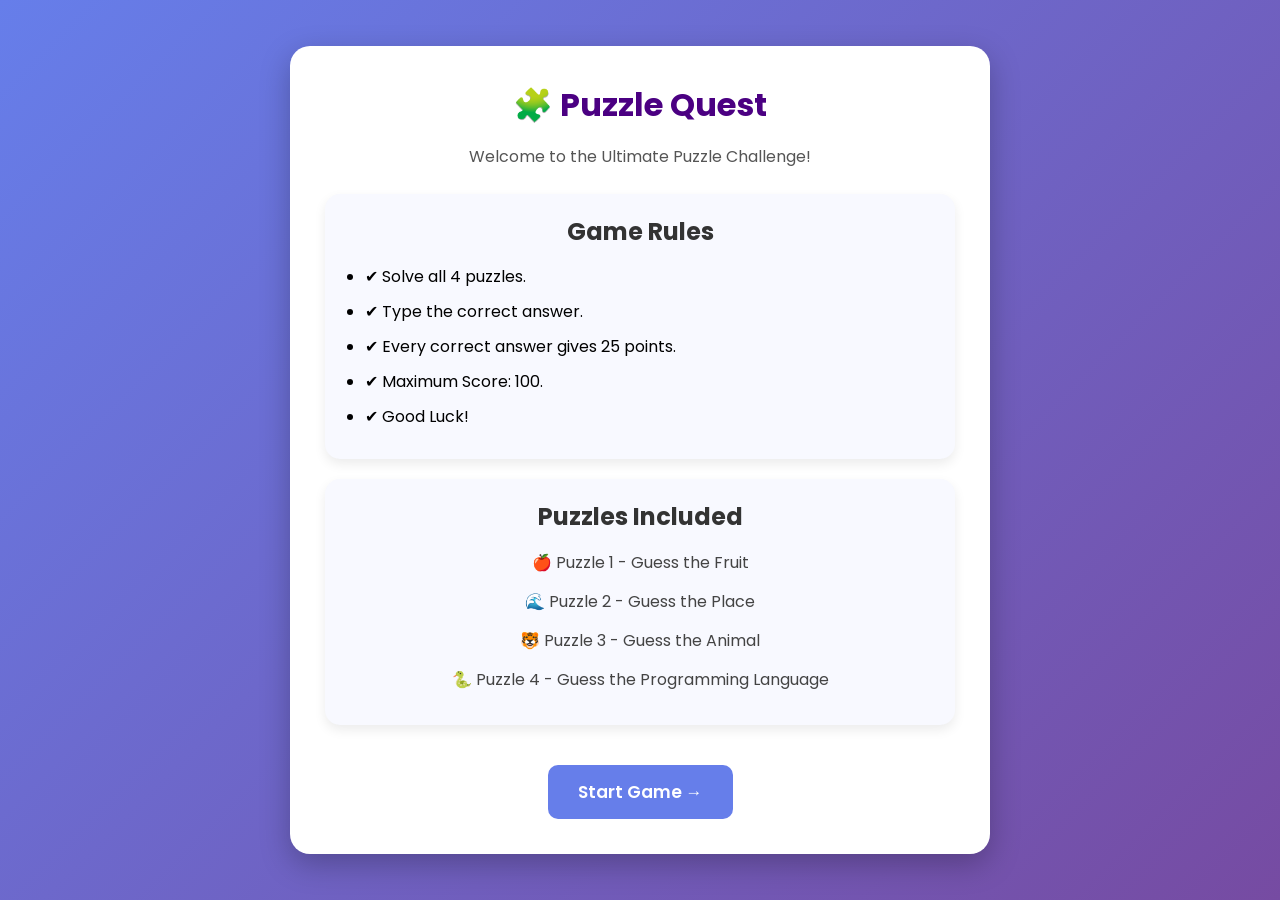
<file: index.html>
<!DOCTYPE html>
<html lang="en">
<head>
    <meta charset="UTF-8">
    <meta name="viewport" content="width=device-width, initial-scale=1.0">
    <title>Puzzle Quest</title>

    <link rel="stylesheet" href="style.css">
</head>

<body>

<div class="container">

    <h1>🧩 Puzzle Quest</h1>

    <p class="subtitle">
        Welcome to the Ultimate Puzzle Challenge!
    </p>

    <div class="card">

        <h2>Game Rules</h2>

        <ul>
            <li>✔ Solve all 4 puzzles.</li>
            <li>✔ Type the correct answer.</li>
            <li>✔ Every correct answer gives 25 points.</li>
            <li>✔ Maximum Score: 100.</li>
            <li>✔ Good Luck!</li>
        </ul>

    </div>

    <div class="card">

        <h2>Puzzles Included</h2>

        <p>🍎 Puzzle 1 - Guess the Fruit</p>

        <p>🌊 Puzzle 2 - Guess the Place</p>

        <p>🐯 Puzzle 3 - Guess the Animal</p>

        <p>🐍 Puzzle 4 - Guess the Programming Language</p>

    </div>

    <a href="puzzle1.html" class="start-btn">
        Start Game →
    </a>

</div>

</body>
</html>
</file>
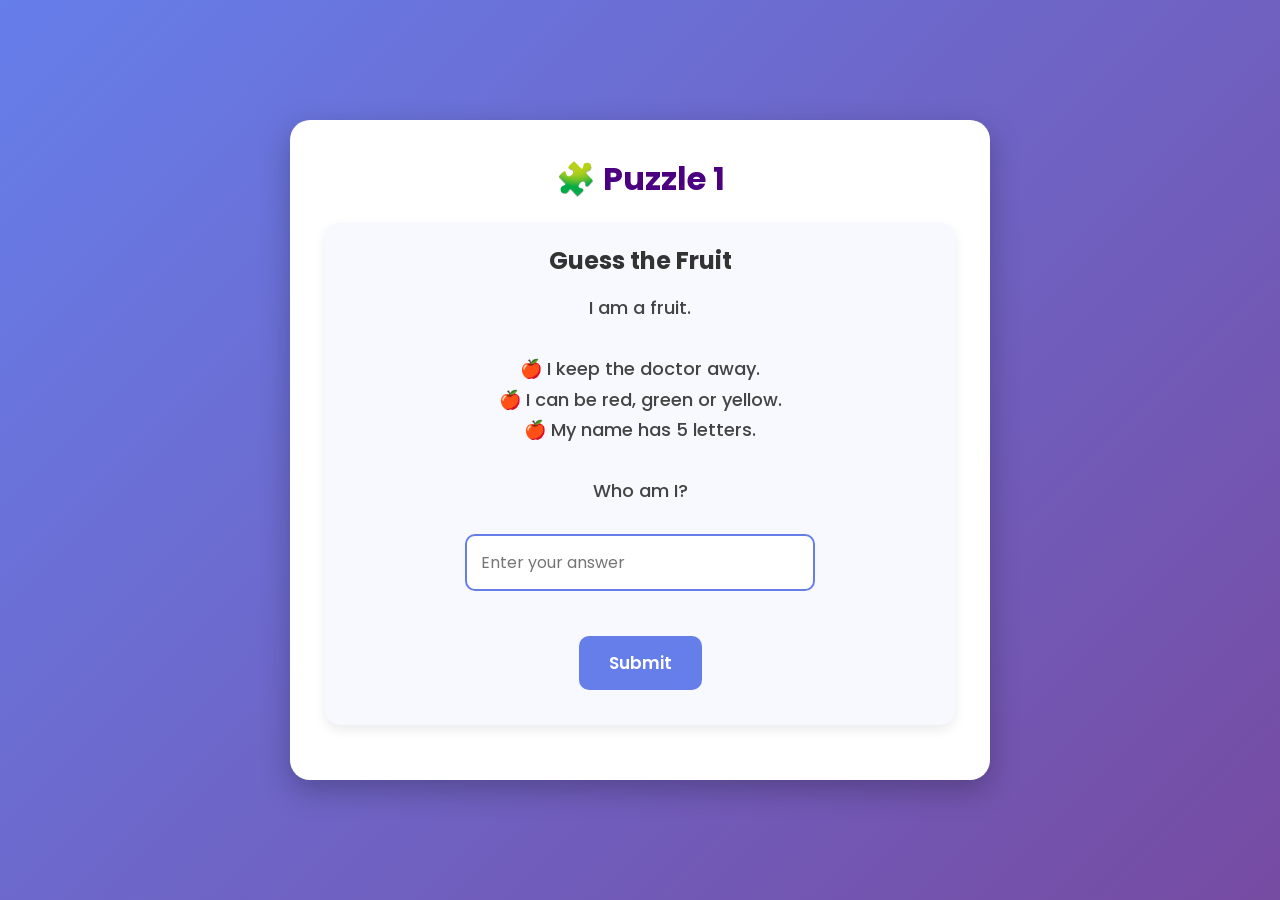
<file: puzzle1.html>
<!DOCTYPE html>
<html lang="en">
<head>
    <meta charset="UTF-8">
    <meta name="viewport" content="width=device-width, initial-scale=1.0">
    <title>Puzzle 1 - Guess the Fruit</title>

    <link rel="stylesheet" href="style.css">
</head>
<body>

<div class="container">

    <h1>🧩 Puzzle 1</h1>

    <div class="card">

        <h2>Guess the Fruit</h2>

        <p class="question">
            I am a fruit.<br><br>

            🍎 I keep the doctor away.<br>
            🍎 I can be red, green or yellow.<br>
            🍎 My name has 5 letters.<br><br>

            Who am I?
        </p>

        <input
            type="text"
            id="answer"
            placeholder="Enter your answer"
            autocomplete="off"
        >

        <br><br>

        <button onclick="checkAnswer()">
            Submit
        </button>

        <p id="message"></p>

    </div>

</div>

<script>
function checkAnswer() {

    let answer = document.getElementById("answer").value.trim().toUpperCase();

    if(answer === "APPLE"){

        localStorage.setItem("score",25);

        alert("✅ Correct Answer!");

        window.location.href="puzzle2.html";

    }else{

        document.getElementById("message").innerHTML =
        "❌ Wrong Answer! Try Again.";

    }

}
</script>

</body>
</html>
</file>
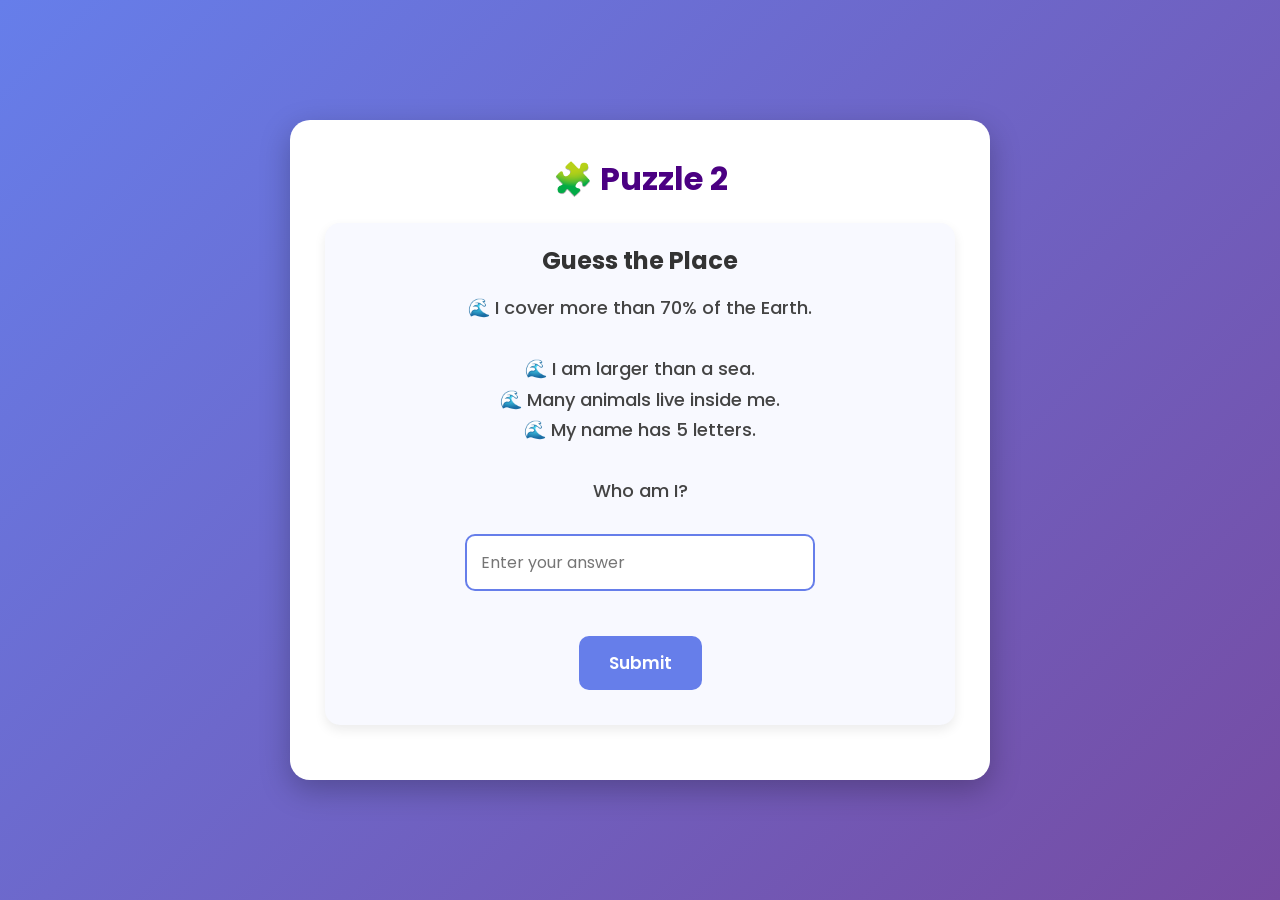
<file: puzzle2.html>
<!DOCTYPE html>
<html lang="en">
<head>
    <meta charset="UTF-8">
    <meta name="viewport" content="width=device-width, initial-scale=1.0">
    <title>Puzzle 2 - Guess the Place</title>

    <link rel="stylesheet" href="style.css">
</head>
<body>

<div class="container">

    <h1>🧩 Puzzle 2</h1>

    <div class="card">

        <h2>Guess the Place</h2>

        <p class="question">
            🌊 I cover more than 70% of the Earth.<br><br>

            🌊 I am larger than a sea.<br>

            🌊 Many animals live inside me.<br>

            🌊 My name has 5 letters.<br><br>

            Who am I?
        </p>

        <input
            type="text"
            id="answer"
            placeholder="Enter your answer"
            autocomplete="off"
        >

        <br><br>

        <button onclick="checkAnswer()">
            Submit
        </button>

        <p id="message"></p>

    </div>

</div>

<script>
function checkAnswer() {

    let answer = document.getElementById("answer").value.trim().toUpperCase();

    if(answer === "OCEAN"){

        let score = Number(localStorage.getItem("score")) || 0;
        score += 25;
        localStorage.setItem("score", score);

        alert("✅ Correct Answer!");

        window.location.href = "puzzle3.html";

    } else {

        document.getElementById("message").innerHTML =
        "❌ Wrong Answer! Try Again.";

    }

}
</script>

</body>
</html>
</file>
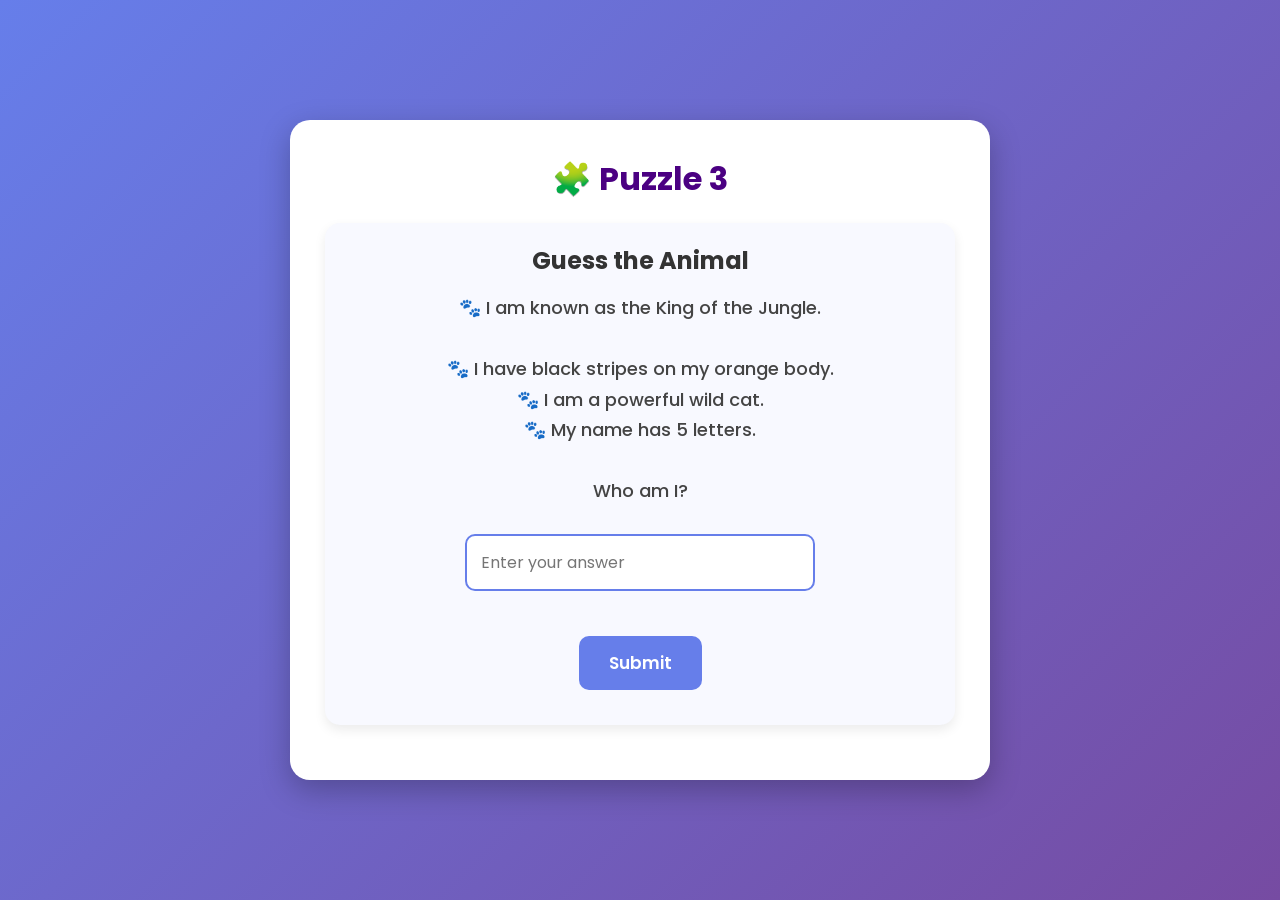
<file: puzzle3.html>
<!DOCTYPE html>
<html lang="en">
<head>
    <meta charset="UTF-8">
    <meta name="viewport" content="width=device-width, initial-scale=1.0">
    <title>Puzzle 3 - Guess the Animal</title>

    <link rel="stylesheet" href="style.css">
</head>
<body>

<div class="container">

    <h1>🧩 Puzzle 3</h1>

    <div class="card">

        <h2>Guess the Animal</h2>

        <p class="question">
            🐾 I am known as the King of the Jungle.<br><br>

            🐾 I have black stripes on my orange body.<br>

            🐾 I am a powerful wild cat.<br>

            🐾 My name has 5 letters.<br><br>

            Who am I?
        </p>

        <input
            type="text"
            id="answer"
            placeholder="Enter your answer"
            autocomplete="off"
        >

        <br><br>

        <button onclick="checkAnswer()">
            Submit
        </button>

        <p id="message"></p>

    </div>

</div>

<script>
function checkAnswer() {

    let answer = document.getElementById("answer").value.trim().toUpperCase();

    if(answer === "TIGER"){

        let score = Number(localStorage.getItem("score")) || 0;
        score += 25;
        localStorage.setItem("score", score);

        alert("✅ Correct Answer!");

        window.location.href = "puzzle4.html";

    } else {

        document.getElementById("message").innerHTML =
        "❌ Wrong Answer! Try Again.";

    }

}
</script>

</body>
</html>
</file>
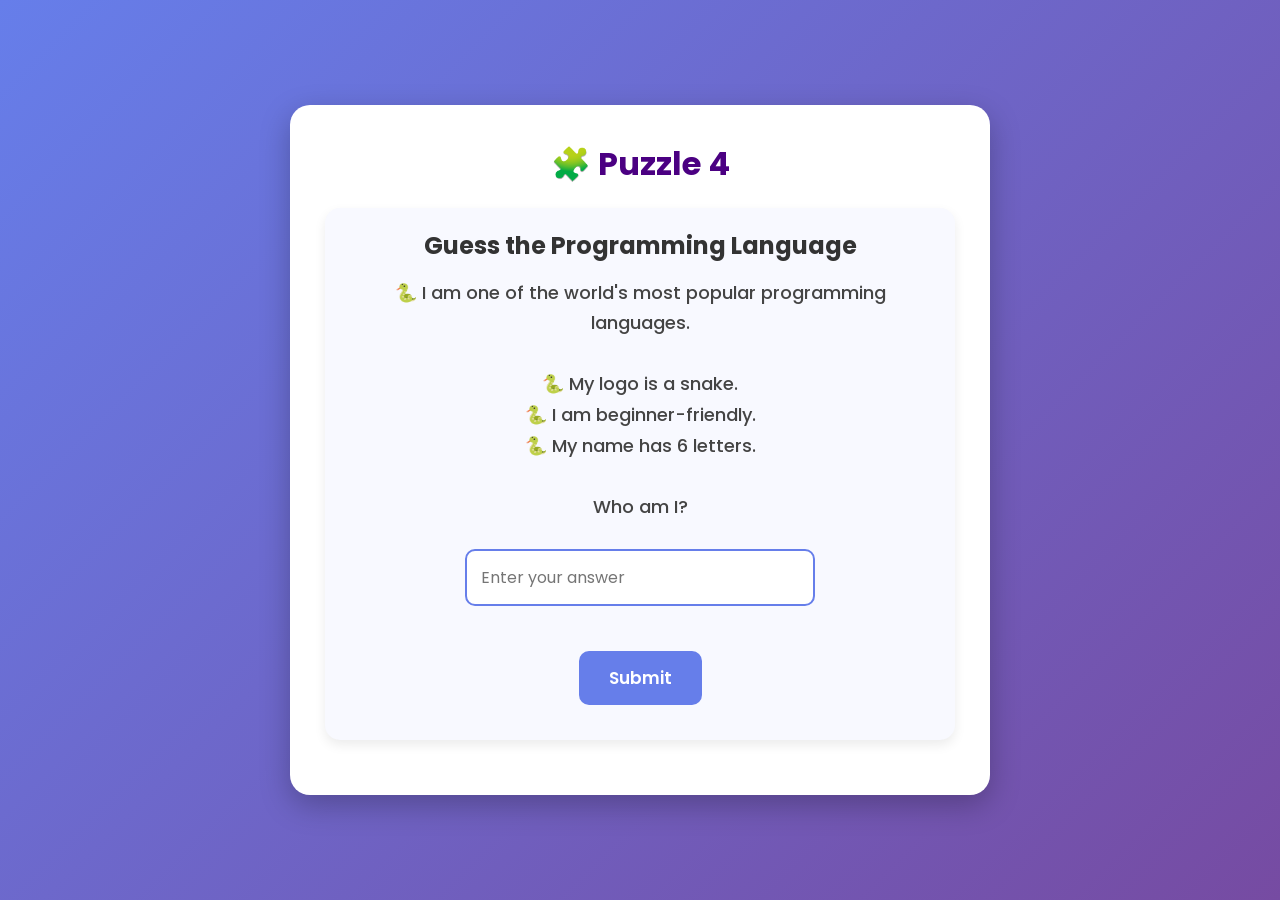
<file: puzzle4.html>
<!DOCTYPE html>
<html lang="en">
<head>
    <meta charset="UTF-8">
    <meta name="viewport" content="width=device-width, initial-scale=1.0">
    <title>Puzzle 4 - Guess the Programming Language</title>

    <link rel="stylesheet" href="style.css">
</head>
<body>

<div class="container">

    <h1>🧩 Puzzle 4</h1>

    <div class="card">

        <h2>Guess the Programming Language</h2>

        <p class="question">
            🐍 I am one of the world's most popular programming languages.<br><br>

            🐍 My logo is a snake.<br>

            🐍 I am beginner-friendly.<br>

            🐍 My name has 6 letters.<br><br>

            Who am I?
        </p>

        <input
            type="text"
            id="answer"
            placeholder="Enter your answer"
            autocomplete="off"
        >

        <br><br>

        <button onclick="checkAnswer()">
            Submit
        </button>

        <p id="message"></p>

    </div>

</div>

<script>
function checkAnswer() {

    let answer = document.getElementById("answer").value.trim().toUpperCase();

    if(answer === "PYTHON"){

        let score = Number(localStorage.getItem("score")) || 0;
        score += 25;
        localStorage.setItem("score", score);

        alert("🎉 Congratulations! You solved all the puzzles!");

        window.location.href = "score.html";

    } else {

        document.getElementById("message").innerHTML =
        "❌ Wrong Answer! Try Again.";

    }

}
</script>

</body>
</html>
</file>
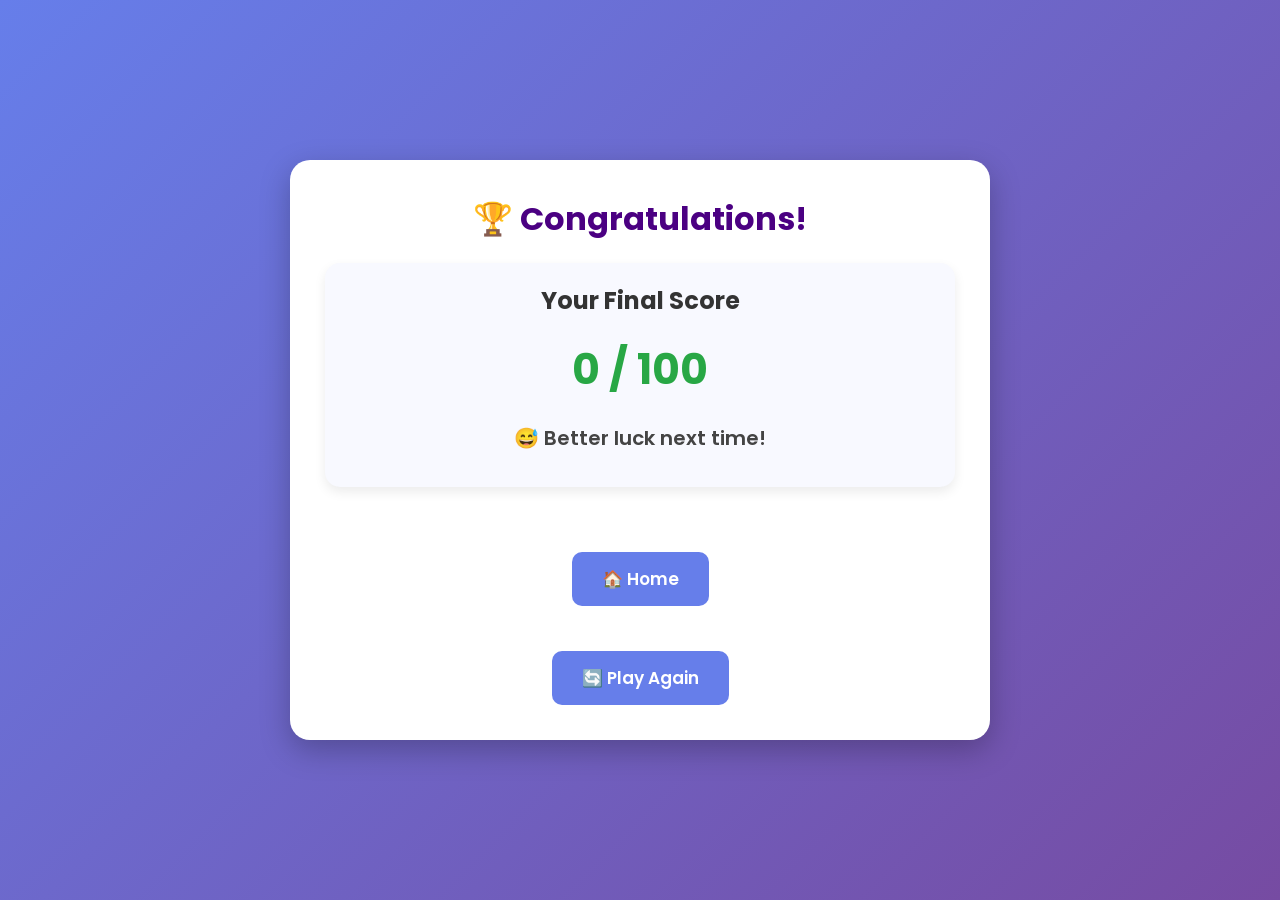
<file: score.html>
<!DOCTYPE html>
<html lang="en">
<head>
    <meta charset="UTF-8">
    <meta name="viewport" content="width=device-width, initial-scale=1.0">
    <title>Final Score - Puzzle Quest</title>

    <link rel="stylesheet" href="style.css">
</head>
<body>

<div class="container">

    <h1>🏆 Congratulations!</h1>

    <div class="card">

        <h2>Your Final Score</h2>

        <h1 id="score">0 / 100</h1>

        <p id="result"></p>

    </div>

    <br>

    <a href="index.html">
        <button onclick="restartGame()">🏠 Home</button>
    </a>

    <br><br>

    <button onclick="playAgain()">🔄 Play Again</button>

</div>

<script>

let score = Number(localStorage.getItem("score")) || 0;

document.getElementById("score").innerHTML = score + " / 100";

let message = "";

if(score === 100){
    message = "🌟 Excellent! You solved all 4 puzzles perfectly!";
}
else if(score >= 75){
    message = "🎉 Great Job! You did very well!";
}
else if(score >= 50){
    message = "👍 Good Work! Keep practicing!";
}
else if(score >= 25){
    message = "😊 Nice Try! You can do even better.";
}
else{
    message = "😅 Better luck next time!";
}

document.getElementById("result").innerHTML = message;

function playAgain(){

    localStorage.setItem("score",0);

    window.location.href="puzzle1.html";
}

function restartGame(){

    localStorage.setItem("score",0);

}

</script>

</body>
</html>
</file>
<file: style.css>
/* Google Font */
@import url('https://fonts.googleapis.com/css2?family=Poppins:wght@300;400;600;700&display=swap');

*{
    margin:0;
    padding:0;
    box-sizing:border-box;
    font-family:'Poppins',sans-serif;
}

body{
    min-height:100vh;
    display:flex;
    justify-content:center;
    align-items:center;
    background:linear-gradient(135deg,#667eea,#764ba2);
    padding:20px;
}

.container{
    width:100%;
    max-width:700px;
    background:#fff;
    padding:35px;
    border-radius:20px;
    text-align:center;
    box-shadow:0 10px 30px rgba(0,0,0,.25);
}

h1{
    color:#4b0082;
    margin-bottom:15px;
}

h2{
    color:#333;
    margin-bottom:15px;
}

.subtitle{
    color:#555;
    margin-bottom:25px;
}

.card{
    background:#f8f9ff;
    border-radius:15px;
    padding:20px;
    margin:20px 0;
    box-shadow:0 5px 12px rgba(0,0,0,.08);
}

.card p{
    margin:12px 0;
    line-height:1.7;
    color:#444;
}

.card ul{
    text-align:left;
    margin-top:15px;
    padding-left:20px;
}

.card li{
    margin:10px 0;
}

.question{
    font-size:18px;
    font-weight:500;
}

input{
    width:100%;
    max-width:350px;
    padding:14px;
    border:2px solid #667eea;
    border-radius:10px;
    font-size:16px;
    margin-top:15px;
    outline:none;
    transition:.3s;
}

input:focus{
    border-color:#764ba2;
}

button,
.start-btn{
    display:inline-block;
    margin-top:20px;
    background:#667eea;
    color:#fff;
    text-decoration:none;
    border:none;
    padding:14px 30px;
    border-radius:10px;
    cursor:pointer;
    font-size:17px;
    font-weight:600;
    transition:.3s;
}

button:hover,
.start-btn:hover{
    background:#4b0082;
    transform:scale(1.05);
}

#message{
    margin-top:15px;
    font-weight:bold;
    color:red;
}

#score{
    color:#28a745;
    font-size:42px;
    margin:20px 0;
}

#result{
    font-size:20px;
    color:#444;
    font-weight:600;
}

/* Mobile Responsive */
@media(max-width:768px){

    .container{
        padding:25px;
    }

    h1{
        font-size:28px;
    }

    h2{
        font-size:22px;
    }

    .question{
        font-size:16px;
    }

    input{
        font-size:15px;
    }

    button,
    .start-btn{
        width:100%;
        padding:15px;
    }

}
</file>
